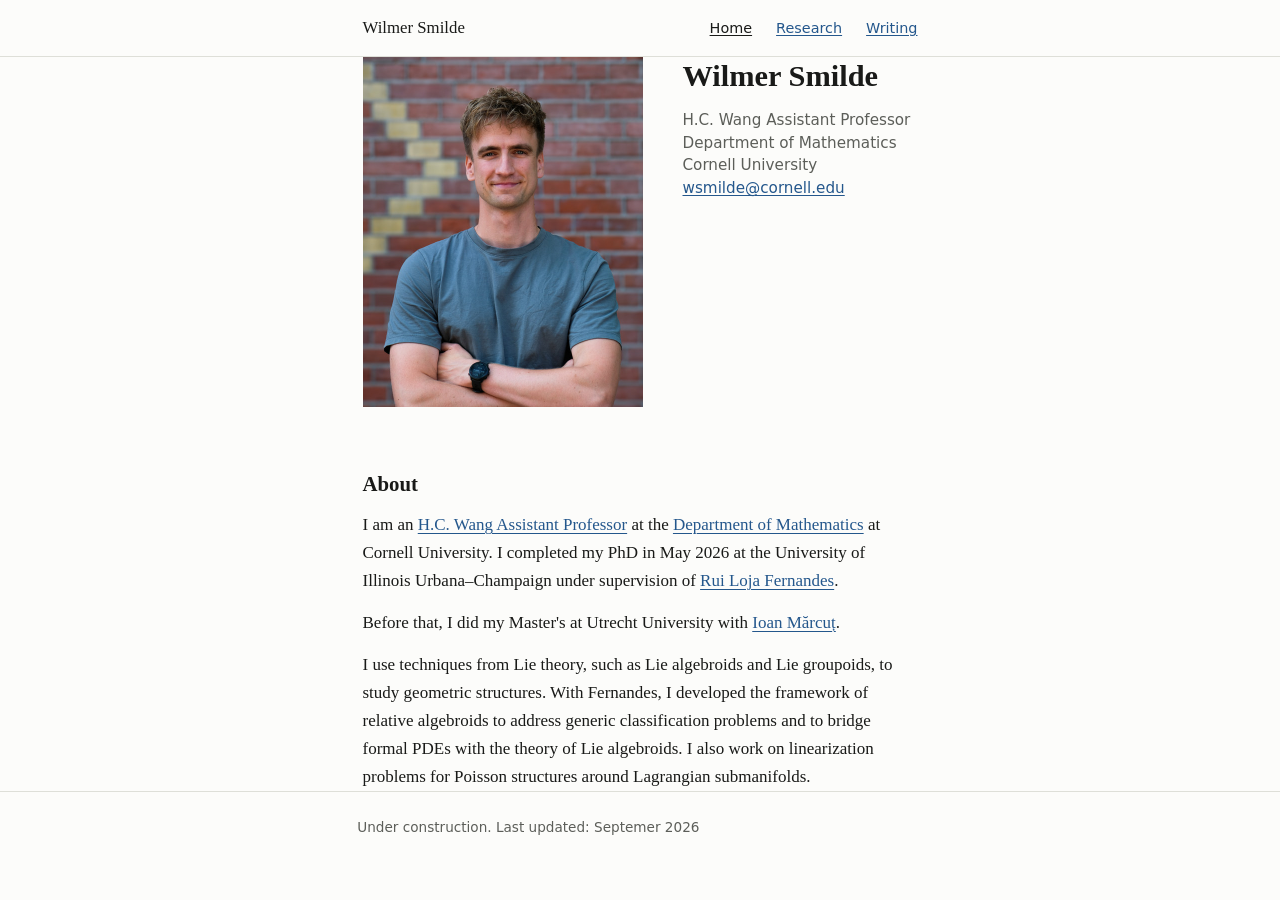
<file: index.html>
<!DOCTYPE html>
<html lang="en">
<head>
  <meta charset="utf-8">
  <meta name="viewport" content="width=device-width, initial-scale=1">
  <title>Wilmer Smilde</title>
  <meta name="description" content="Wilmer Smilde is an H.C. Wang Assistant Professor at Cornell University, working on Lie groupoids, Lie algebroids and Poisson geometry.">
  <link rel="stylesheet" href="css/style.css">
</head>
<body>

<a class="skip-link" href="#main">Skip to content</a>

<header class="site-header">
  <nav class="nav page" aria-label="Primary">
    <a class="nav__name" href="index.html">Wilmer Smilde</a>
    <ul class="nav__links">
      <li><a href="index.html" aria-current="page">Home</a></li>
      <li><a href="research.html">Research</a></li>
      <li><a href="writing.html">Writing</a></li>
    </ul>
  </nav>
</header>

<main id="main" class="page">

  <!-- ===================== MASTHEAD ===================== -->
  <section class="masthead">
    <!-- Replace with your headshot. Export at ~560px wide for retina; displayed at 280px. -->
    <img class="masthead__photo" src="images/headshot.jpg"
         alt="Photo of Wilmer Smilde"
         width="280" height="350">

    <div class="masthead__id">
      <h1>Wilmer Smilde</h1>
      <p class="masthead__meta">
        H.C. Wang Assistant Professor<br>
        Department of Mathematics<br>
        Cornell University<br>
        <a href="mailto:wsmilde@cornell.edu">wsmilde@cornell.edu</a>
      </p>
    </div>
  </section>

  <!-- ===================== BRIEF PROFILE ===================== -->
  <section aria-labelledby="profile-heading">
    <h2 id="profile-heading">About</h2>
    <p>I am an <a href="https://math.cornell.edu/wilmer-smilde">H.C. Wang Assistant Professor</a> at the <a href="https://math.cornell.edu/">Department of Mathematics</a> at Cornell University. I completed my PhD in May 2026 at the University of Illinois Urbana&ndash;Champaign under supervision of <a href="https://publish.illinois.edu/ruiloja/">Rui Loja Fernandes</a>.</p>
    <p>Before that, I did my Master's at Utrecht University with <a href="https://sites.google.com/view/marcut">Ioan Mărcuț</a>.</p>
    <p>I use techniques from Lie theory, such as Lie algebroids and Lie groupoids, to study geometric structures. With Fernandes, I developed the framework of relative algebroids to address generic classification problems and to bridge formal PDEs with the theory of Lie algebroids. I also work on linearization problems for Poisson structures around Lagrangian submanifolds.</p>
  </section>

  

</main>

<footer class="site-footer">
  <div class="page">
    <p>Under construction. Last updated: Septemer 2026</p>
  </div>
</footer>

</body>
</html>
</file>
<file: css/style.css>
/* =====================================================================
   THE KNOBS — this is the only block you need to edit to retheme.
   Every colour, space and column width used anywhere on the site is
   defined here. Nothing below this block hard-codes a colour or a size.
   ===================================================================== */
:root {
  /* Colours */
  --color-bg:      #fcfcfa;   /* page background */
  --color-text:    #191a18;   /* body text */
  --color-muted:   #5c5e59;   /* metadata, captions, minor sections */
  --color-rule:    #dedfd8;   /* hairlines and borders */
  --color-panel:   #f1f3ed;   /* tinted feature panel */
  --color-accent:  #24578c;   /* links and the feature panel's edge */
  --color-focus:   #b8651b;   /* keyboard focus ring, kept distinct from links */

  /* Type */
  --font-body: "Iowan Old Style", "Palatino Linotype", Palatino, "Book Antiqua", Georgia, "Times New Roman", serif;
  --font-meta: ui-sans-serif, system-ui, -apple-system, "Segoe UI", Helvetica, Arial, sans-serif;
  --size-base: 1.0625rem;
  --leading: 1.65;

  /* Spacing scale */
  --space-1: 0.25rem;
  --space-2: 0.5rem;
  --space-3: 0.875rem;
  --space-4: 1.5rem;
  --space-5: 2.5rem;
  --space-6: 4rem;

  /* Layout */
  --measure: 70ch;          /* prose column: index, research, writing */
  --measure-narrow: 62ch;   /* prose column: exposition.html */
  --gutter: 1.25rem;        /* left/right page padding */
}

/* Dark mode overrides the knobs and nothing else. */
@media (prefers-color-scheme: dark) {
  :root {
    --color-bg:     #16181a;
    --color-text:   #e7e8e4;
    --color-muted:  #a0a39c;
    --color-rule:   #2e3134;
    --color-panel:  #1e2124;
    --color-accent: #8fb8e8;
    --color-focus:  #e2a05a;
  }
}

/* ============================ BASE ================================== */
*, *::before, *::after { box-sizing: border-box; }

body {
  margin: 0;
  background: var(--color-bg);
  color: var(--color-text);
  font: var(--size-base)/var(--leading) var(--font-body);
  -webkit-text-size-adjust: 100%;
}

img { max-width: 100%; height: auto; display: block; }

h1, h2, h3 { line-height: 1.25; font-weight: 600; }
h1 { font-size: 1.9rem;  margin: 0 0 var(--space-3); }
h2 { font-size: 1.3rem;  margin: 0 0 var(--space-3); }
h3 { font-size: 1.05rem; margin: var(--space-4) 0 var(--space-2); }
p  { margin: 0 0 var(--space-3); }
p:last-child { margin-bottom: 0; }

/* ======================= LINKS AND FOCUS ============================ */
a {
  color: var(--color-accent);
  text-decoration: underline;
  text-underline-offset: 0.15em;
  text-decoration-thickness: 1px;
}
a:hover { text-decoration-thickness: 2px; }

:focus-visible {
  outline: 2px solid var(--color-focus);
  outline-offset: 3px;
  border-radius: 2px;
}

.skip-link { position: absolute; left: -9999px; font-family: var(--font-meta); }
.skip-link:focus {
  position: static;
  display: inline-block;
  margin: var(--space-2) var(--gutter);
}

/* ===================== LAYOUT CONTAINERS ============================ */
.page {
  max-width: var(--measure);
  margin: 0 auto;
  padding: 0 var(--gutter);
}
.page--narrow { max-width: var(--measure-narrow); }

main { padding: var(--space-5) 0 var(--space-6); }
main > section { margin-top: var(--space-6); }
main > section:first-child { margin-top: 0; }
article > section { margin-top: var(--space-5); }

/* ========================= NAVIGATION =============================== */
.site-header { border-bottom: 1px solid var(--color-rule); }

.nav {
  display: flex;
  flex-wrap: wrap;
  justify-content: space-between;
  align-items: baseline;
  gap: var(--space-2) var(--space-4);
  padding-top: var(--space-3);
  padding-bottom: var(--space-3);
}
.nav__name {
  color: var(--color-text);
  text-decoration: none;
  font-size: 1.05rem;
}
.nav__links {
  display: flex;
  flex-wrap: wrap;
  gap: var(--space-2) var(--space-4);
  list-style: none;
  margin: 0;
  padding: 0;
  font-family: var(--font-meta);
  font-size: 0.9rem;
}
.nav__links [aria-current="page"] { color: var(--color-text); }

/* ================== MASTHEAD (photo + identity) ===================== */
/* Wraps on its own: below ~600px the photo lands above the text. */
.masthead {
  display: flex;
  flex-wrap: wrap;
  gap: var(--space-4) var(--space-5);
  align-items: flex-start;
}
.masthead__photo { flex: 0 0 auto; width: 280px; }
.masthead__id { flex: 1 1 12rem; min-width: 0; }
.masthead__meta {
  font-family: var(--font-meta);
  font-size: 0.95rem;
  line-height: 1.5;
  color: var(--color-muted);
}

/* ======================= FEATURE PANEL ============================== */
.feature {
  display: flex;
  flex-wrap: wrap;
  gap: var(--space-4);
  align-items: flex-start;
  padding: var(--space-4);
  background: var(--color-panel);
  border: 1px solid var(--color-rule);
  border-left: 3px solid var(--color-accent);
}
.feature:hover { border-color: var(--color-accent); }
.feature__figure { flex: 0 1 40%; min-width: 11rem; margin: 0; }
.feature__body { flex: 1 1 15rem; min-width: 0; }
.feature__more { font-family: var(--font-meta); font-size: 0.9rem; }

/* ============ ENTRY LISTS (papers, talks, notes, courses) =========== */
.entries { list-style: none; margin: 0; padding: 0; }
.entry {
  padding: var(--space-3) 0;
  border-top: 1px solid var(--color-rule);
}
.entry:first-child { border-top: 0; padding-top: 0; }
.entry__title { margin-bottom: var(--space-1); font-weight: 600; }
.entry__meta {
  margin-bottom: var(--space-1);
  font-family: var(--font-meta);
  font-size: 0.9rem;
  color: var(--color-muted);
}
.keywords { font-family: var(--font-meta); font-size: 0.9rem; color: var(--color-muted); }

/* ============ MINOR SECTIONS (teaching, service, elsewhere) ========= */
.minor { font-size: 0.95rem; color: var(--color-muted); }
.minor h2 { font-size: 1.05rem; color: var(--color-text); }
.minor ul { margin: 0; padding-left: 1.1rem; }
.minor li { margin-bottom: var(--space-1); }
main > .minor { margin-top: var(--space-5); }

/* ==================== ARTICLE AND FIGURES =========================== */
.standfirst { font-size: 1.15rem; color: var(--color-muted); margin-bottom: var(--space-5); }
figure { margin: var(--space-5) 0; }
figcaption {
  margin-top: var(--space-2);
  font-family: var(--font-meta);
  font-size: 0.85rem;
  line-height: 1.5;
  color: var(--color-muted);
}
.back-link { margin-top: var(--space-5); font-family: var(--font-meta); font-size: 0.9rem; }
/* Long display equations scroll inside their own box, not the page. */
.katex-display { overflow-x: auto; overflow-y: hidden; padding: 0.2em 0; }

/* ============================ FOOTER ================================ */
.site-footer {
  border-top: 1px solid var(--color-rule);
  padding: var(--space-4) 0 var(--space-5);
  font-family: var(--font-meta);
  font-size: 0.85rem;
  color: var(--color-muted);
}

/* ========================== NARROW SCREENS ========================== */
@media (max-width: 600px) {
  :root { --gutter: 1rem; }
  h1 { font-size: 1.6rem; }
  h2 { font-size: 1.2rem; }
  .nav { gap: var(--space-1) var(--space-3); }
  .nav__links { gap: var(--space-1) var(--space-3); }
  .masthead__photo { width: 100%; max-width: 280px; }
  .masthead__id { flex-basis: 100%; }
  .feature__figure, .feature__body { flex-basis: 100%; }
}
</file>
